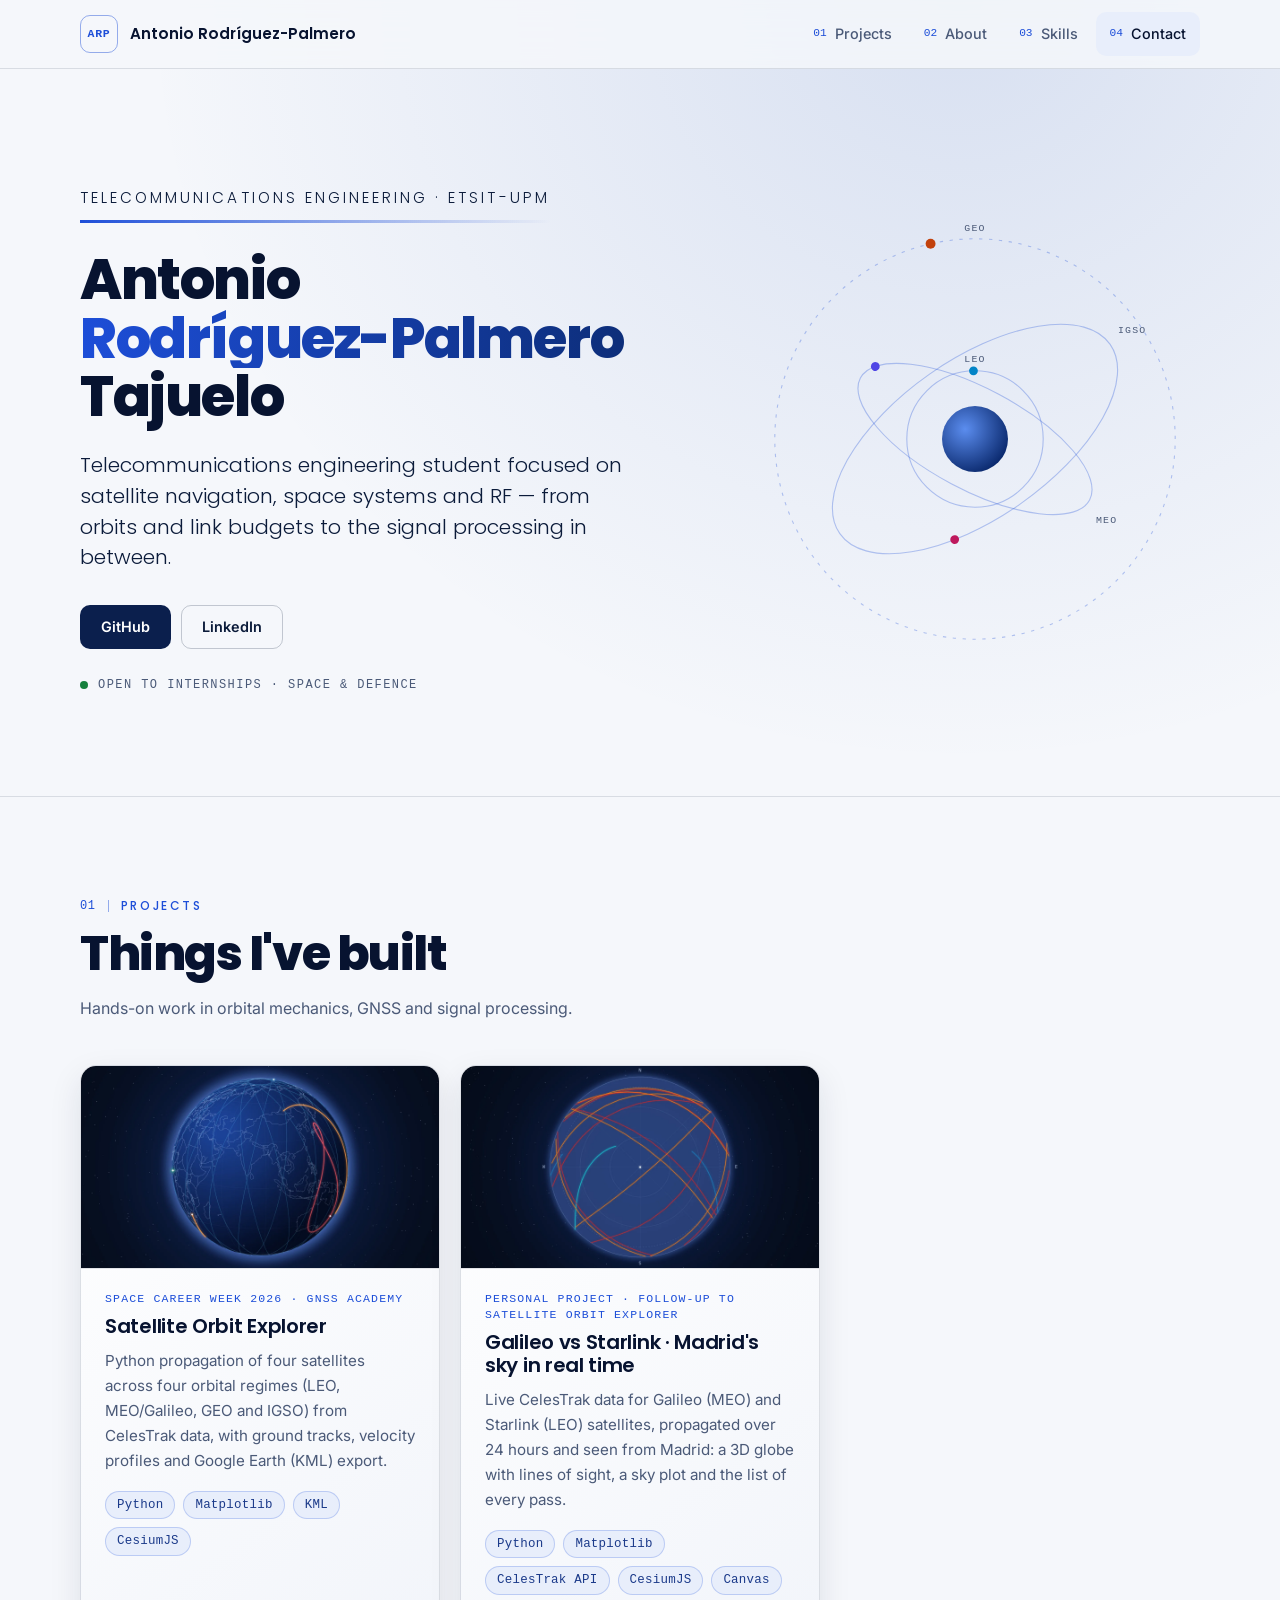
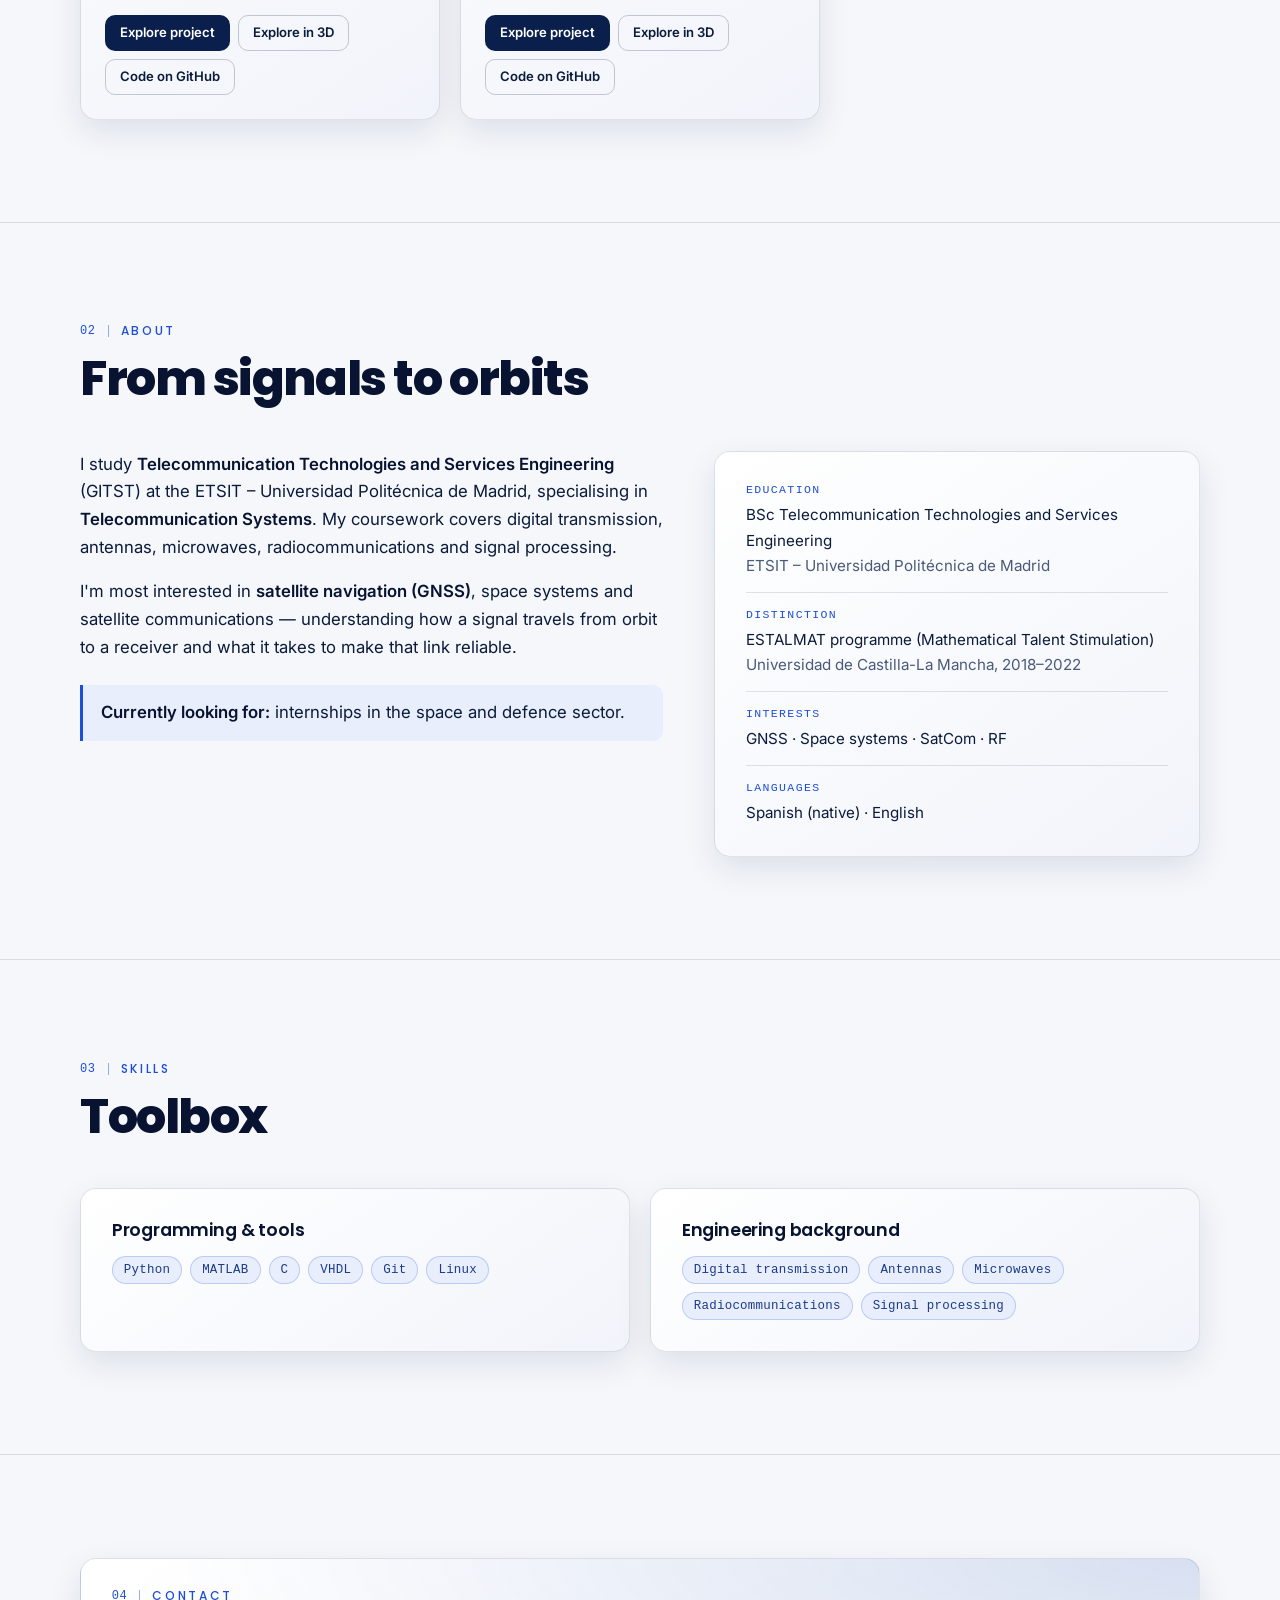
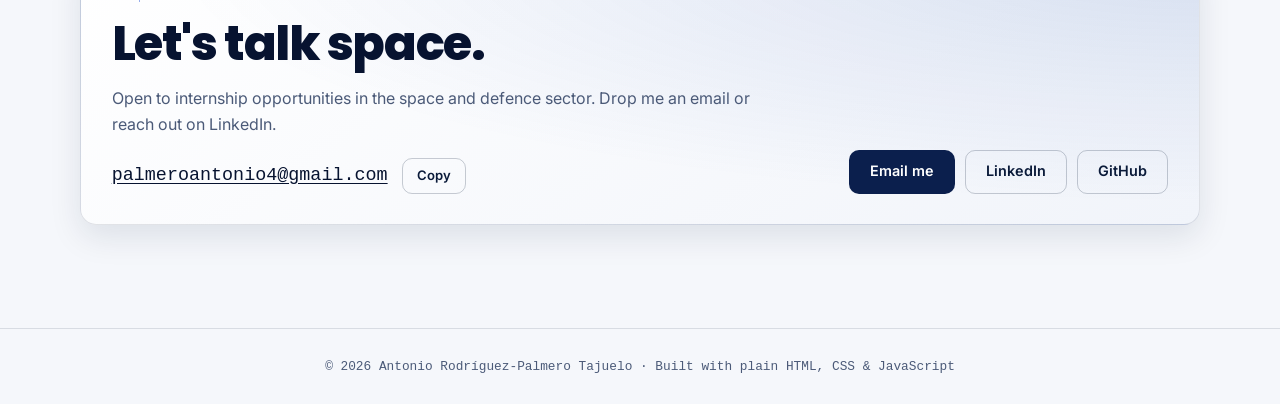
<file: index.html>
<!DOCTYPE html>
<html lang="en">
<head>
  <meta charset="UTF-8">
  <meta name="viewport" content="width=device-width, initial-scale=1">

  <!-- Basic SEO -->
  <title>Antonio Rodríguez-Palmero | Telecommunications Engineering Student</title>
  <meta name="description" content="Telecommunications Engineering student at ETSIT-UPM focused on GNSS, space systems, satellite communications and RF. Seeking internships in the space and defence sector.">
  <meta name="author" content="Antonio Rodríguez-Palmero Tajuelo">

  <!-- Light/dark: tells the browser that the page supports both schemes -->
  <meta name="color-scheme" content="light dark">

  <!-- Open Graph (LinkedIn, WhatsApp, etc.). These URLs MUST be absolute. -->
  <meta property="og:type" content="website">
  <meta property="og:url" content="https://antonio-palmero.github.io/">
  <meta property="og:title" content="Antonio Rodríguez-Palmero | Telecommunications Engineering Student">
  <meta property="og:description" content="GNSS, space systems, satellite communications and RF. Projects, background and contact.">
  <meta property="og:image" content="https://antonio-palmero.github.io/img/og-image.png">
  <meta property="og:image:alt" content="Antonio Rodríguez-Palmero – engineering portfolio">
  <meta property="og:locale" content="en_GB">
  <meta name="twitter:card" content="summary_large_image">

  <link rel="canonical" href="https://antonio-palmero.github.io/">

  <!-- Fonts: Poppins (headings) + Inter (body text) -->
  <link rel="preconnect" href="https://fonts.googleapis.com">
  <link rel="preconnect" href="https://fonts.gstatic.com" crossorigin>
  <link rel="stylesheet" href="https://fonts.googleapis.com/css2?family=Inter:wght@400;500;600&family=Poppins:wght@300;500;600;800&display=swap">

  <link rel="stylesheet" href="css/style.css">

  <!-- Marks that JS is available as early as possible (before the page is painted),
       so the CSS can hide the mobile menu without a visible "flash". -->
  <script>document.documentElement.classList.add("js");</script>

  <!-- defer: scripts run after the HTML is parsed, without blocking rendering,
       and in this order (data first, then the logic that uses it). -->
  <script src="js/projects.js" defer></script>
  <script src="js/main.js" defer></script>
</head>

<body>
  <!-- Keyboard users can jump straight past the menu -->
  <a class="skip-link" href="#main">Skip to content</a>

  <header class="site-header">
    <nav class="nav container" aria-label="Main">
      <a class="nav__brand" href="#top">
        <span class="nav__logo" aria-hidden="true">ARP</span>
        <span>Antonio Rodríguez-Palmero</span>
      </a>

      <!-- Mobile menu button (behaviour added in phase 3) -->
      <button class="nav__toggle" type="button" aria-expanded="false" aria-controls="nav-menu">
        <span class="visually-hidden">Menu</span>
        <span class="nav__toggle-bar" aria-hidden="true"></span>
      </button>

      <ul class="nav__menu" id="nav-menu">
        <li><a href="#projects"><span class="nav__num" aria-hidden="true">01</span>Projects</a></li>
        <li><a href="#about"><span class="nav__num" aria-hidden="true">02</span>About</a></li>
        <li><a href="#skills"><span class="nav__num" aria-hidden="true">03</span>Skills</a></li>
        <li><a href="#contact"><span class="nav__num" aria-hidden="true">04</span>Contact</a></li>
      </ul>
    </nav>
  </header>

  <main id="main">
    <!-- ================= HERO ================= -->
    <section class="hero" id="top" aria-labelledby="hero-title">
      <div class="hero__inner container">
        <div class="hero__content">
          <p class="hero__overline">Telecommunications Engineering · ETSIT-UPM</p>
          <h1 class="hero__title" id="hero-title">
            <span class="hero__line">Antonio</span>
            <span class="hero__line hero__line--accent">Rodríguez-Palmero</span>
            <span class="hero__line">Tajuelo</span>
          </h1>
          <p class="hero__lead">
            Telecommunications engineering student focused on satellite navigation,
            space systems and RF — from orbits and link budgets to the signal processing in between.
          </p>
          <div class="btn-group">
            <a class="btn btn--primary" href="https://github.com/antonio-palmero" target="_blank" rel="noopener">GitHub</a>
            <a class="btn" href="https://www.linkedin.com/in/antonio-rodr%C3%ADguez-palmero-tajuelo-6416802aa/" target="_blank" rel="noopener">LinkedIn</a>
          </div>
          <p class="hero__status">
            <span class="status-dot" aria-hidden="true"></span>
            Open to internships · Space &amp; defence
          </p>
        </div>

        <!-- Decorative orbits (LEO, MEO, IGSO, GEO — like the Orbit Explorer project).
             aria-hidden: screen readers skip it because it carries no information. -->
        <svg class="hero__orbits" viewBox="0 0 400 400" aria-hidden="true" focusable="false">
          <defs>
            <radialGradient id="earth-gradient" cx="35%" cy="35%" r="70%">
              <stop offset="0%" class="earth-stop-1"/>
              <stop offset="100%" class="earth-stop-2"/>
            </radialGradient>
          </defs>

          <circle cx="200" cy="200" r="30" fill="url(#earth-gradient)"/>

          <!-- Each orbit: an ellipse path + a satellite that follows it (animateMotion).
               Path = two half-ellipse arcs: M rx 0  A rx ry 0 1 0 -rx 0  A rx ry 0 1 0 rx 0 -->
          <g transform="translate(200 200)">
            <path class="orbit" d="M62 0A62 62 0 1 0 -62 0A62 62 0 1 0 62 0"/>
            <circle class="sat sat--leo" r="4">
              <animateMotion dur="9s" repeatCount="indefinite" path="M62 0A62 62 0 1 0 -62 0A62 62 0 1 0 62 0"/>
            </circle>
          </g>

          <g transform="translate(200 200) rotate(28)">
            <path class="orbit" d="M118 0A118 46 0 1 0 -118 0A118 46 0 1 0 118 0"/>
            <circle class="sat sat--meo" r="4">
              <animateMotion dur="22s" begin="-8s" repeatCount="indefinite" path="M118 0A118 46 0 1 0 -118 0A118 46 0 1 0 118 0"/>
            </circle>
          </g>

          <g transform="translate(200 200) rotate(-35)">
            <path class="orbit" d="M150 0A150 72 0 1 0 -150 0A150 72 0 1 0 150 0"/>
            <circle class="sat sat--igso" r="4">
              <animateMotion dur="34s" begin="-20s" repeatCount="indefinite" path="M150 0A150 72 0 1 0 -150 0A150 72 0 1 0 150 0"/>
            </circle>
          </g>

          <g transform="translate(200 200)">
            <path class="orbit orbit--dashed" d="M182 0A182 182 0 1 0 -182 0A182 182 0 1 0 182 0"/>
            <circle class="sat sat--geo" r="4.5">
              <animateMotion dur="50s" begin="-12s" repeatCount="indefinite" path="M182 0A182 182 0 1 0 -182 0A182 182 0 1 0 182 0"/>
            </circle>
          </g>

          <text class="orbit-label" x="200" y="130" text-anchor="middle">LEO</text>
          <text class="orbit-label" x="310" y="276">MEO</text>
          <text class="orbit-label" x="330" y="104">IGSO</text>
          <text class="orbit-label" x="200" y="11" text-anchor="middle">GEO</text>
        </svg>
      </div>
    </section>

    <!-- ================= PROJECTS ================= -->
    <section class="section" id="projects" aria-labelledby="projects-title">
      <div class="container">
        <header class="section__head">
          <p class="eyebrow"><span class="eyebrow__num">01</span>Projects</p>
          <h2 class="section__title" id="projects-title">Things I've built</h2>
          <p class="section__intro">Hands-on work in orbital mechanics, GNSS and signal processing.</p>
        </header>

        <!-- Cards are generated by js/main.js from the PROJECTS array (js/projects.js) -->
        <ul class="projects" id="projects-list"></ul>

        <noscript>
          <p>Enable JavaScript to see the project cards, or browse them on
            <a href="https://github.com/antonio-palmero">GitHub</a>.</p>
        </noscript>
      </div>
    </section>

    <!-- ================= ABOUT ================= -->
    <section class="section" id="about" aria-labelledby="about-title">
      <div class="container">
        <header class="section__head">
          <p class="eyebrow"><span class="eyebrow__num">02</span>About</p>
          <h2 class="section__title" id="about-title">From signals to orbits</h2>
        </header>

        <div class="about">
          <div class="about__text">
            <p>
              I study <strong>Telecommunication Technologies and Services Engineering</strong> (GITST)
              at the ETSIT – Universidad Politécnica de Madrid, specialising in
              <strong>Telecommunication Systems</strong>. My coursework covers digital transmission,
              antennas, microwaves, radiocommunications and signal processing.
            </p>
            <p>
              I'm most interested in <strong>satellite navigation (GNSS)</strong>, space systems and
              satellite communications — understanding how a signal travels from orbit to a receiver
              and what it takes to make that link reliable.
            </p>
            <p class="callout">
              <strong>Currently looking for:</strong> internships in the space and defence sector.
            </p>
          </div>

          <dl class="card facts">
            <div class="facts__row">
              <dt>Education</dt>
              <dd>BSc Telecommunication Technologies and Services Engineering<br>
                <span class="muted">ETSIT – Universidad Politécnica de Madrid</span></dd>
            </div>
            <div class="facts__row">
              <dt>Distinction</dt>
              <dd>ESTALMAT programme (Mathematical Talent Stimulation)<br>
                <span class="muted">Universidad de Castilla-La Mancha, 2018–2022</span></dd>
            </div>
            <div class="facts__row">
              <dt>Interests</dt>
              <dd>GNSS · Space systems · SatCom · RF</dd>
            </div>
            <div class="facts__row">
              <dt>Languages</dt>
              <dd>Spanish (native) · English</dd>
            </div>
          </dl>
        </div>
      </div>
    </section>

    <!-- ================= SKILLS ================= -->
    <section class="section" id="skills" aria-labelledby="skills-title">
      <div class="container">
        <header class="section__head">
          <p class="eyebrow"><span class="eyebrow__num">03</span>Skills</p>
          <h2 class="section__title" id="skills-title">Toolbox</h2>
        </header>

        <div class="skills">
          <div class="card">
            <h3 class="card__title">Programming &amp; tools</h3>
            <ul class="tags">
              <li>Python</li>
              <li>MATLAB</li>
              <li>C</li>
              <li>VHDL</li>
              <li>Git</li>
              <li>Linux</li>
            </ul>
          </div>
          <div class="card">
            <h3 class="card__title">Engineering background</h3>
            <ul class="tags">
              <li>Digital transmission</li>
              <li>Antennas</li>
              <li>Microwaves</li>
              <li>Radiocommunications</li>
              <li>Signal processing</li>
            </ul>
          </div>
        </div>
      </div>
    </section>

    <!-- ================= CONTACT ================= -->
    <section class="section" id="contact" aria-labelledby="contact-title">
      <div class="container">
        <div class="card contact">
          <div>
            <p class="eyebrow"><span class="eyebrow__num">04</span>Contact</p>
            <h2 class="section__title" id="contact-title">Let's talk space.</h2>
            <p class="section__intro">
              Open to internship opportunities in the space and defence sector.
              Drop me an email or reach out on LinkedIn.
            </p>
            <div class="email">
              <a class="email__address" href="mailto:palmeroantonio4@gmail.com">palmeroantonio4@gmail.com</a>
              <!-- Shown only when JS is available (it needs JS to work) -->
              <button class="btn btn--small email__copy" type="button" data-copy="palmeroantonio4@gmail.com" hidden>
                Copy <span class="visually-hidden">email address</span>
              </button>
              <!-- aria-live: screen readers announce "Copied" when the text changes -->
              <span class="email__feedback" aria-live="polite"></span>
            </div>
          </div>
          <div class="btn-group">
            <a class="btn btn--primary" href="mailto:palmeroantonio4@gmail.com">Email me</a>
            <a class="btn" href="https://www.linkedin.com/in/antonio-rodr%C3%ADguez-palmero-tajuelo-6416802aa/" target="_blank" rel="noopener">LinkedIn</a>
            <a class="btn" href="https://github.com/antonio-palmero" target="_blank" rel="noopener">GitHub</a>
          </div>
        </div>
      </div>
    </section>
  </main>

  <footer class="site-footer">
    <div class="container">
      <p>© <span id="year">2026</span> Antonio Rodríguez-Palmero Tajuelo · Built with plain HTML, CSS &amp; JavaScript</p>
    </div>
  </footer>
</body>
</html>
</file>
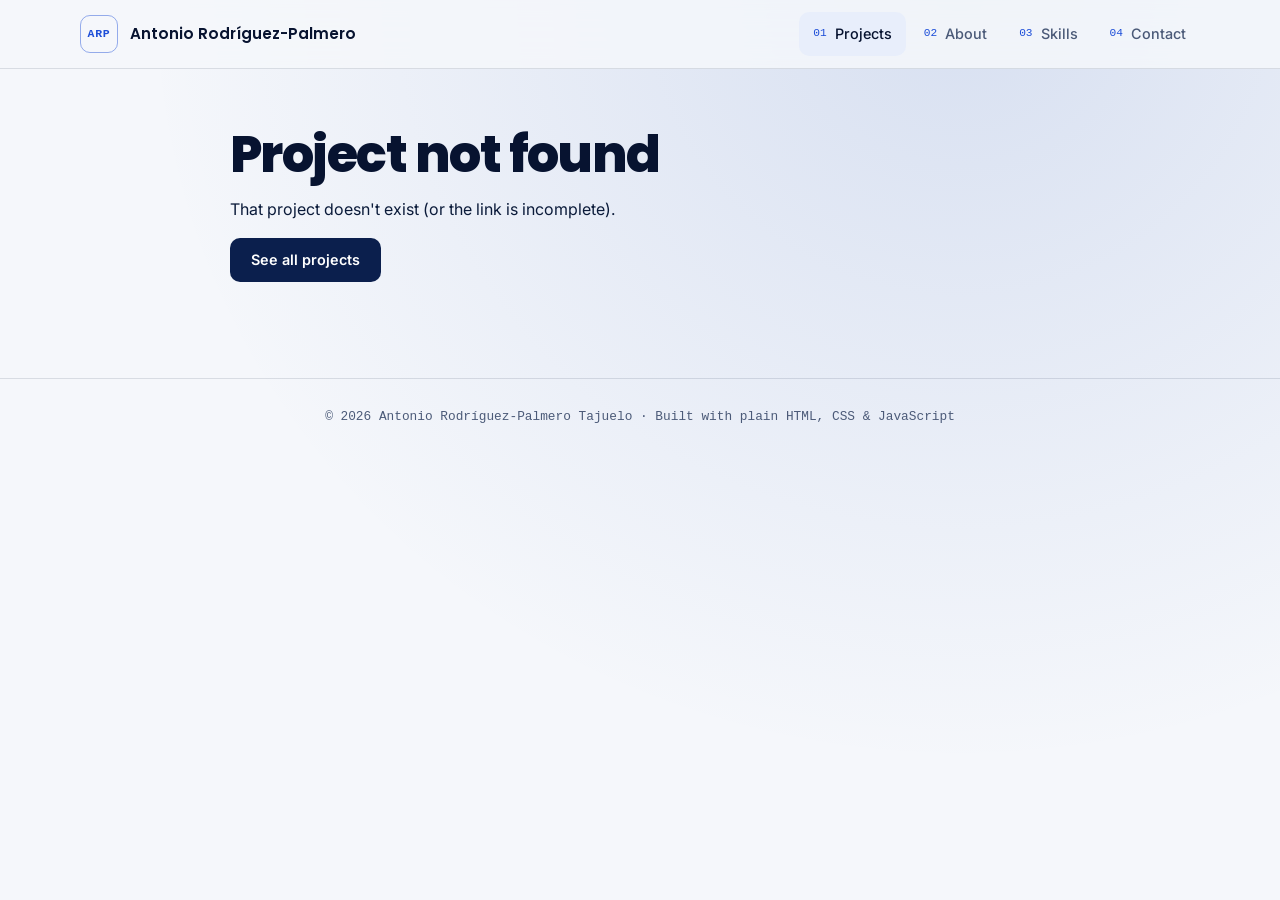
<file: project.html>
<!DOCTYPE html>
<html lang="en">
<head>
  <meta charset="UTF-8">
  <meta name="viewport" content="width=device-width, initial-scale=1">

  <!-- Generic values; main.js replaces title and description with the project's own -->
  <title>Project | Antonio Rodríguez-Palmero</title>
  <meta name="description" content="Engineering project by Antonio Rodríguez-Palmero, Telecommunications Engineering student at ETSIT-UPM.">
  <meta name="author" content="Antonio Rodríguez-Palmero Tajuelo">
  <meta name="color-scheme" content="light dark">

  <!-- Open Graph: social networks don't run JavaScript, so these stay generic -->
  <meta property="og:type" content="article">
  <meta property="og:title" content="Projects | Antonio Rodríguez-Palmero">
  <meta property="og:description" content="GNSS, space systems, satellite communications and RF projects.">
  <meta property="og:image" content="https://antonio-palmero.github.io/img/og-image.png">
  <meta name="twitter:card" content="summary_large_image">

  <link rel="preconnect" href="https://fonts.googleapis.com">
  <link rel="preconnect" href="https://fonts.gstatic.com" crossorigin>
  <link rel="stylesheet" href="https://fonts.googleapis.com/css2?family=Inter:wght@400;500;600&family=Poppins:wght@300;500;600;800&display=swap">

  <link rel="stylesheet" href="css/style.css">
  <script>document.documentElement.classList.add("js");</script>
  <script src="js/projects.js" defer></script>
  <script src="js/main.js" defer></script>
</head>

<body>
  <a class="skip-link" href="#main">Skip to content</a>

  <!-- Same header as index.html: links point back to the sections of the home page -->
  <header class="site-header">
    <nav class="nav container" aria-label="Main">
      <a class="nav__brand" href="index.html">
        <span class="nav__logo" aria-hidden="true">ARP</span>
        <span>Antonio Rodríguez-Palmero</span>
      </a>

      <button class="nav__toggle" type="button" aria-expanded="false" aria-controls="nav-menu">
        <span class="visually-hidden">Menu</span>
        <span class="nav__toggle-bar" aria-hidden="true"></span>
      </button>

      <ul class="nav__menu" id="nav-menu">
        <!-- aria-current="page": we are inside the Projects area -->
        <li><a href="index.html#projects" aria-current="true"><span class="nav__num" aria-hidden="true">01</span>Projects</a></li>
        <li><a href="index.html#about"><span class="nav__num" aria-hidden="true">02</span>About</a></li>
        <li><a href="index.html#skills"><span class="nav__num" aria-hidden="true">03</span>Skills</a></li>
        <li><a href="index.html#contact"><span class="nav__num" aria-hidden="true">04</span>Contact</a></li>
      </ul>
    </nav>
  </header>

  <main id="main">
    <!-- Filled in by main.js from the project whose id is in the URL (?id=...) -->
    <article class="detail" id="project-page">
      <div class="container detail__container">
        <p class="detail__loading">Loading project…</p>
      </div>
    </article>

    <noscript>
      <div class="container detail__container">
        <p>This page needs JavaScript to show the project. You can also browse the code on
          <a href="https://github.com/antonio-palmero">GitHub</a>.</p>
      </div>
    </noscript>
  </main>

  <footer class="site-footer">
    <div class="container">
      <p>© <span id="year">2026</span> Antonio Rodríguez-Palmero Tajuelo · Built with plain HTML, CSS &amp; JavaScript</p>
    </div>
  </footer>
</body>
</html>
</file>
<file: css/style.css>
/* =========================================================
   Portfolio – Antonio Rodríguez-Palmero
   Index:
     1. Design tokens (colours, fonts, sizes) + dark mode
     2. Base / reset
     3. Utilities (container, visually-hidden, skip link)
     4. Buttons, tags, cards
     5. Header & navigation
     6. Hero + orbit animation
     7. Sections (head, projects, about, skills, contact)
     8. Footer
     9. Responsive
    10. Reduced motion
   ========================================================= */


/* ---------- 1. DESIGN TOKENS ----------
   All colours live here as CSS variables. The rest of the file only uses
   var(--name), so switching to dark mode = redefining these variables. */
:root {
  /* Fonts */
  --font-body: "Inter", system-ui, -apple-system, "Segoe UI", Roboto, Arial, sans-serif;
  --font-display: "Poppins", var(--font-body);
  --font-mono: ui-monospace, "SFMono-Regular", "Cascadia Mono", Consolas, "Liberation Mono", monospace;

  /* Sizes */
  --max-width: 1120px;
  --gutter: clamp(16px, 4vw, 48px);   /* side padding: 16px on mobile, up to 48px */
  --header-h: 68px;
  --radius: 16px;
  --radius-sm: 10px;

  /* ---- Light theme (default) ---- */
  --bg: #f5f7fb;
  --bg-glow: rgba(37, 84, 180, 0.14);
  --surface: #ffffff;
  --surface-grad: linear-gradient(145deg, #ffffff, #f1f4fa);
  --line: rgba(11, 27, 58, 0.12);
  --line-strong: rgba(29, 78, 216, 0.45);

  --text: #0b1b3a;
  --heading: #071330;
  --muted: #4b5a78;
  --accent: #1d4ed8;
  --accent-grad: linear-gradient(90deg, #1d4ed8, #0b2a6f);

  --tag-bg: #e8eefb;
  --tag-border: rgba(29, 78, 216, 0.22);
  --tag-text: #1b3a8a;

  --btn-border: rgba(11, 27, 58, 0.22);
  --btn-hover-bg: #e8eefb;
  --btn-primary-bg: #0b1f4d;
  --btn-primary-text: #ffffff;
  --btn-primary-hover: #17378a;

  --header-bg: rgba(245, 247, 251, 0.85);
  --shadow: 0 12px 32px rgba(11, 27, 58, 0.10);
  --shadow-hover: 0 18px 40px rgba(29, 78, 216, 0.16);
  --stars-opacity: 0;

  /* Orbit illustration */
  --orbit: rgba(29, 78, 216, 0.30);
  --earth-1: #5b8def;
  --earth-2: #0b2a6f;
  --leo: #0284c7;
  --meo: #4f46e5;
  --igso: #be185d;
  --geo: #c2410c;
  --ok: #15803d;
}

/* ---- Dark theme: only the variables change ---- */
@media (prefers-color-scheme: dark) {
  :root {
    --bg: #050b18;
    --bg-glow: rgba(43, 98, 214, 0.38);
    --surface: #0c1630;
    --surface-grad: linear-gradient(145deg, rgba(22, 40, 86, 0.85), rgba(7, 13, 30, 0.95));
    --line: rgba(255, 255, 255, 0.10);
    --line-strong: rgba(141, 184, 255, 0.50);

    --text: #e6ecf8;
    --heading: #ffffff;
    --muted: #9fb0cc;
    --accent: #8db8ff;
    --accent-grad: linear-gradient(90deg, #cfe0ff, #6f9cff);

    --tag-bg: rgba(35, 62, 130, 0.55);
    --tag-border: rgba(141, 184, 255, 0.35);
    --tag-text: #dbe7ff;

    --btn-border: rgba(141, 184, 255, 0.40);
    --btn-hover-bg: rgba(43, 98, 214, 0.35);
    --btn-primary-bg: #d6e4ff;
    --btn-primary-text: #06122b;
    --btn-primary-hover: #ffffff;

    --header-bg: rgba(4, 9, 22, 0.85);
    --shadow: inset 0 1px 0 rgba(255, 255, 255, 0.04);
    --shadow-hover: 0 12px 36px rgba(66, 125, 255, 0.22);
    --stars-opacity: 0.75;

    --orbit: rgba(160, 195, 255, 0.28);
    --earth-1: #6f9cff;
    --earth-2: #0d1f4f;
    --leo: #64dfff;
    --meo: #b9c8ff;
    --igso: #f38ec9;
    --geo: #ffb870;
    --ok: #4ade80;
  }
}


/* ---------- 2. BASE ---------- */
*,
*::before,
*::after {
  box-sizing: border-box;
}

html {
  scroll-behavior: smooth;
  /* Anchors (#projects…) stop below the sticky header instead of under it */
  scroll-padding-top: calc(var(--header-h) + 16px);
  -webkit-text-size-adjust: 100%;
}

body {
  margin: 0;
  font-family: var(--font-body);
  font-size: 1rem;
  line-height: 1.65;
  color: var(--text);
  /* Blue glow at the top right + plain background colour */
  background:
    radial-gradient(ellipse at 75% 0%, var(--bg-glow), transparent 60%) 0 0 / 100% 900px no-repeat,
    var(--bg);
  overflow-x: hidden; /* safety net against horizontal scroll on mobile */
}

/* Very faint star field (dark mode only, through --stars-opacity).
   Pure CSS: several layers of tiny dots repeated at different sizes. */
body::before {
  content: "";
  position: fixed;
  inset: 0;
  z-index: -1;
  pointer-events: none;
  opacity: var(--stars-opacity);
  background-image:
    radial-gradient(1px 1px at 20px 30px, #fff, transparent),
    radial-gradient(1px 1px at 140px 80px, rgba(255, 255, 255, 0.8), transparent),
    radial-gradient(1.5px 1.5px at 90px 170px, rgba(200, 220, 255, 0.9), transparent),
    radial-gradient(1px 1px at 230px 120px, rgba(255, 255, 255, 0.6), transparent),
    radial-gradient(1px 1px at 300px 260px, rgba(255, 255, 255, 0.7), transparent);
  background-size: 320px 320px;
}

img,
svg {
  display: block;
  max-width: 100%;
  height: auto;
}

h1, h2, h3 {
  font-family: var(--font-display);
  color: var(--heading);
  line-height: 1.15;
  margin: 0;
}

p {
  margin: 0 0 1em;
}

a {
  color: var(--accent);
  text-underline-offset: 3px;
}

strong {
  color: var(--heading);
  font-weight: 600;
}

::selection {
  background: var(--accent);
  color: var(--bg);
}

/* Visible focus for keyboard users only (not on mouse click) */
:focus-visible {
  outline: 2px solid var(--accent);
  outline-offset: 3px;
  border-radius: 4px;
}


/* ---------- 3. UTILITIES ---------- */
.container {
  width: 100%;
  max-width: calc(var(--max-width) + 2 * var(--gutter));
  margin-inline: auto;
  padding-inline: var(--gutter);
}

/* Hidden on screen but read by screen readers */
.visually-hidden {
  position: absolute !important;
  width: 1px;
  height: 1px;
  padding: 0;
  margin: -1px;
  overflow: hidden;
  clip: rect(0 0 0 0);
  white-space: nowrap;
  border: 0;
}

.skip-link {
  position: absolute;
  left: 16px;
  top: -100px;
  z-index: 100;
  padding: 10px 16px;
  border-radius: var(--radius-sm);
  background: var(--btn-primary-bg);
  color: var(--btn-primary-text);
  font-weight: 600;
  text-decoration: none;
}

.skip-link:focus {
  top: 12px;
}

.muted {
  color: var(--muted);
}


/* ---------- 4. BUTTONS, TAGS, CARDS ---------- */
.btn-group {
  display: flex;
  flex-wrap: wrap;
  gap: 10px;
}

.btn {
  display: inline-flex;
  align-items: center;
  justify-content: center;
  gap: 8px;
  min-height: 44px;              /* minimum comfortable touch target */
  padding: 10px 20px;
  border: 1px solid var(--btn-border);
  border-radius: var(--radius-sm);
  background: transparent;
  color: var(--text);
  font: 600 0.9rem/1 var(--font-body);
  text-decoration: none;
  white-space: nowrap;
  cursor: pointer;
  transition: background-color 0.2s, border-color 0.2s, transform 0.2s, box-shadow 0.2s;
}

.btn:hover {
  background: var(--btn-hover-bg);
  border-color: var(--line-strong);
  transform: translateY(-1px);
}

.btn--primary {
  background: var(--btn-primary-bg);
  border-color: transparent;
  color: var(--btn-primary-text);
}

.btn--primary:hover {
  background: var(--btn-primary-hover);
  box-shadow: var(--shadow-hover);
}

.btn--small {
  min-height: 36px;
  padding: 8px 14px;
  font-size: 0.82rem;
}

/* Tags / chips (technologies, skills) */
.tags {
  display: flex;
  flex-wrap: wrap;
  gap: 8px;
  margin: 0;
  padding: 0;
  list-style: none;
}

.tags li {
  padding: 5px 11px;
  border: 1px solid var(--tag-border);
  border-radius: 999px;
  background: var(--tag-bg);
  color: var(--tag-text);
  font: 500 0.78rem/1.3 var(--font-mono);
  letter-spacing: 0.02em;
}

/* Generic panel, inspired by the "mission" cards */
.card {
  padding: clamp(20px, 2.4vw, 32px);
  border: 1px solid var(--line);
  border-radius: var(--radius);
  background: var(--surface-grad);
  box-shadow: var(--shadow);
}

.card__title {
  margin-bottom: 16px;
  font-size: 1.1rem;
  font-weight: 600;
  letter-spacing: -0.01em;
}

.badge {
  display: inline-block;
  padding: 5px 12px;
  border: 1px solid var(--line-strong);
  border-radius: 999px;
  background: var(--surface);
  color: var(--accent);
  font: 600 0.7rem/1.2 var(--font-mono);
  letter-spacing: 0.14em;
  text-transform: uppercase;
}


/* ---------- 5. HEADER & NAVIGATION ---------- */
.site-header {
  position: sticky;
  top: 0;
  z-index: 50;
  background: var(--header-bg);
  backdrop-filter: blur(16px);
  -webkit-backdrop-filter: blur(16px);
  border-bottom: 1px solid var(--line);
}

.nav {
  display: flex;
  align-items: center;
  justify-content: space-between;
  gap: 16px;
  min-height: var(--header-h);
}

.nav__brand {
  display: inline-flex;
  align-items: center;
  gap: 12px;
  color: var(--heading);
  font: 600 0.95rem/1 var(--font-display);
  text-decoration: none;
}

.nav__logo {
  display: grid;
  place-items: center;
  width: 38px;
  height: 38px;
  border: 1px solid var(--line-strong);
  border-radius: var(--radius-sm);
  color: var(--accent);
  font: 600 0.72rem/1 var(--font-mono);
  letter-spacing: 0.06em;
}

.nav__menu {
  display: flex;
  gap: 4px;
  margin: 0;
  padding: 0;
  list-style: none;
}

.nav__menu a {
  display: flex;
  align-items: center;
  gap: 8px;
  padding: 10px 14px;
  border-radius: var(--radius-sm);
  color: var(--muted);
  font-weight: 500;
  font-size: 0.9rem;
  text-decoration: none;
  transition: color 0.2s, background-color 0.2s;
}

.nav__menu a:hover,
.nav__menu a[aria-current="true"] {   /* active section, set by JS in phase 3 */
  color: var(--heading);
  background: var(--btn-hover-bg);
}

.nav__num {
  color: var(--accent);
  font: 500 0.7rem/1 var(--font-mono);
}

/* Hamburger button: hidden on desktop */
.nav__toggle {
  display: none;
  width: 44px;
  height: 44px;
  padding: 0;
  border: 1px solid var(--btn-border);
  border-radius: var(--radius-sm);
  background: transparent;
  cursor: pointer;
}

/* Three lines drawn with one span + ::before + ::after */
.nav__toggle-bar,
.nav__toggle-bar::before,
.nav__toggle-bar::after {
  display: block;
  width: 18px;
  height: 2px;
  margin-inline: auto;
  border-radius: 2px;
  background: var(--heading);
  transition: transform 0.2s, opacity 0.2s;
}

.nav__toggle-bar {
  position: relative;
}

.nav__toggle-bar::before,
.nav__toggle-bar::after {
  content: "";
  position: absolute;
  left: 0;
}

.nav__toggle-bar::before { top: -6px; }
.nav__toggle-bar::after  { top: 6px; }

/* Open state → turns into an X */
.nav__toggle[aria-expanded="true"] .nav__toggle-bar { background: transparent; }
.nav__toggle[aria-expanded="true"] .nav__toggle-bar::before { transform: translateY(6px) rotate(45deg); }
.nav__toggle[aria-expanded="true"] .nav__toggle-bar::after  { transform: translateY(-6px) rotate(-45deg); }


/* ---------- 6. HERO ---------- */
.hero {
  padding-block: clamp(48px, 9vw, 120px) clamp(56px, 8vw, 104px);
  border-bottom: 1px solid var(--line);
}

.hero__inner {
  display: grid;
  grid-template-columns: minmax(0, 1.35fr) minmax(0, 1fr);
  align-items: center;
  gap: clamp(32px, 5vw, 72px);
}

/* Small title with a gradient underline */
.hero__overline {
  display: inline-block;
  margin-bottom: 28px;
  padding-bottom: 12px;
  font: 300 clamp(0.75rem, 1.2vw, 0.95rem)/1.4 var(--font-display);
  letter-spacing: 0.2em;
  text-transform: uppercase;
  color: var(--text);
  border-bottom: 3px solid transparent;
  border-image: linear-gradient(90deg, var(--accent), transparent) 1;
}

.hero__title {
  margin-bottom: 24px;
  font-weight: 800;
  /* Fluid size: 2rem on mobile → 3.5rem on desktop
     (capped so "Rodríguez-Palmero" fits on one line next to the orbits) */
  font-size: clamp(2rem, 6vw, 3.5rem);
  line-height: 1.04;
  letter-spacing: -0.025em;
}

.hero__line {
  display: block;
}

/* Gradient-filled text */
.hero__line--accent {
  background: var(--accent-grad);
  -webkit-background-clip: text;
  background-clip: text;
  color: transparent;
}

.hero__lead {
  max-width: 34rem;
  margin-bottom: 32px;
  font: 300 clamp(1.05rem, 1.6vw, 1.3rem)/1.5 var(--font-display);
  color: var(--text);
}

.hero__status {
  display: flex;
  align-items: center;
  gap: 10px;
  margin: 28px 0 0;
  color: var(--muted);
  font: 500 0.75rem/1.4 var(--font-mono);
  letter-spacing: 0.12em;
  text-transform: uppercase;
}

.status-dot {
  width: 8px;
  height: 8px;
  border-radius: 50%;
  background: var(--ok);
  box-shadow: 0 0 0 0 var(--ok);
  animation: pulse 2.4s ease-out infinite;
}

@keyframes pulse {
  0%   { box-shadow: 0 0 0 0 color-mix(in srgb, var(--ok) 60%, transparent); }
  100% { box-shadow: 0 0 0 10px transparent; }
}

/* Orbit illustration (SVG). Colours come from the tokens. */
.hero__orbits {
  width: 100%;
  max-width: 440px;
  justify-self: center;
  overflow: visible;
}

.orbit {
  fill: none;
  stroke: var(--orbit);
  stroke-width: 1;
}

.orbit--dashed {
  stroke-dasharray: 3 6;
}

.earth-stop-1 { stop-color: var(--earth-1); }
.earth-stop-2 { stop-color: var(--earth-2); }

.sat--leo  { fill: var(--leo); }
.sat--meo  { fill: var(--meo); }
.sat--igso { fill: var(--igso); }
.sat--geo  { fill: var(--geo); }

.orbit-label {
  fill: var(--muted);
  font: 500 9px var(--font-mono);
  letter-spacing: 0.12em;
}


/* ---------- 7. SECTIONS ---------- */
.section {
  padding-block: clamp(56px, 8vw, 104px);
  border-bottom: 1px solid var(--line);
}

.section__head {
  max-width: 46rem;
  margin-bottom: clamp(28px, 4vw, 44px);
}

/* "01 · PROJECTS" label above every heading */
.eyebrow {
  display: flex;
  align-items: center;
  gap: 12px;
  margin-bottom: 14px;
  color: var(--accent);
  font: 500 0.75rem/1 var(--font-display);
  letter-spacing: 0.22em;
  text-transform: uppercase;
}

.eyebrow__num {
  font-family: var(--font-mono);
  letter-spacing: 0.05em;
  padding-right: 12px;
  border-right: 1px solid var(--line-strong);
}

.section__title {
  margin-bottom: 14px;
  font-weight: 800;
  font-size: clamp(1.9rem, 3.8vw, 3rem);
  letter-spacing: -0.03em;
}

.section__intro {
  max-width: 40rem;
  margin: 0;
  color: var(--muted);
  font-size: clamp(1rem, 1.2vw, 1.08rem);
}

/* ----- Projects ----- */
.projects {
  display: grid;
  /* As many 320px+ columns as fit; one column on mobile.
     min(100%, 320px) prevents overflow on screens narrower than 320px. */
  grid-template-columns: repeat(auto-fill, minmax(min(100%, 320px), 1fr));
  gap: 20px;
  margin: 0;
  padding: 0;
  list-style: none;
}

.project-card__inner {
  display: flex;
  flex-direction: column;
  height: 100%;
  overflow: hidden;
  border: 1px solid var(--line);
  border-radius: var(--radius);
  background: var(--surface-grad);
  box-shadow: var(--shadow);
  transition: transform 0.25s, border-color 0.25s, box-shadow 0.25s;
}

/* Hover only on devices with a real mouse (avoids "sticky" hover on mobile) */
@media (hover: hover) {
  .project-card:not(.project-card--soon) .project-card__inner:hover {
    transform: translateY(-4px);
    border-color: var(--line-strong);
    box-shadow: var(--shadow-hover);
  }
}

.project-card__media {
  aspect-ratio: 16 / 9;
  background: var(--surface); /* visible only while the image loads */
  border-bottom: 1px solid var(--line);
}

.project-card__media img {
  width: 100%;
  height: 100%;
  object-fit: cover;
}

/* "Coming soon" card: concentric rings + crosshair, like a GNSS sky plot */
.project-card__media--placeholder {
  display: grid;
  place-items: center;
  background:
    linear-gradient(var(--line), var(--line)) center / 1px 100% no-repeat,
    linear-gradient(var(--line), var(--line)) center / 100% 1px no-repeat,
    repeating-radial-gradient(circle at center, transparent 0 26px, var(--line) 26px 27px),
    var(--surface);
}

.project-card__body {
  display: flex;
  flex-direction: column;
  flex: 1;
  padding: 22px 24px 24px;
}

.project-card__meta {
  margin-bottom: 8px;
  color: var(--accent);
  font: 500 0.72rem/1.4 var(--font-mono);
  letter-spacing: 0.1em;
  text-transform: uppercase;
}

.project-card__title {
  margin-bottom: 10px;
  font-size: 1.25rem;
  font-weight: 600;
  letter-spacing: -0.015em;
}

.project-card__desc {
  color: var(--muted);
  font-size: 0.95rem;
  margin-bottom: 18px;
}

.project-card__links {
  display: flex;
  flex-wrap: wrap;
  gap: 8px;
  margin-top: auto;           /* pushes the buttons to the bottom of the card */
  padding-top: 20px;
}

.project-card--soon .project-card__inner {
  border-style: dashed;
  background: transparent;
  box-shadow: none;
}

/* Whole card clickable ("stretched button" pattern):
   the ::after of the "Explore" button covers the entire card, so clicking
   anywhere opens the window, while the GitHub link sits above it (z-index). */
.project-card--clickable .project-card__inner {
  position: relative;
  cursor: pointer;
}

.project-card__open::after {
  content: "";
  position: absolute;
  inset: 0;
  border-radius: var(--radius);
}

/* No lift on this button: a transform would make it the containing block
   of its ::after and the clickable area would shrink while hovering */
.project-card__open:hover {
  transform: none;
}

.project-card__extra {
  position: relative;
  z-index: 1;
}


/* ----- Project page (project.html) ----- */
.detail {
  padding-block: clamp(28px, 5vw, 56px) clamp(56px, 8vw, 96px);
}

/* Narrow column for comfortable reading (~70 characters per line) */
.detail__container {
  max-width: calc(820px + 2 * var(--gutter));
}

/* Wider column for the cover image */
.detail__wide {
  max-width: calc(1040px + 2 * var(--gutter));
}

.detail__loading {
  color: var(--muted);
}

.detail__back {
  display: inline-flex;
  align-items: center;
  gap: 8px;
  margin-bottom: 28px;
  color: var(--muted);
  font: 500 0.85rem/1 var(--font-mono);
  text-decoration: none;
}

.detail__back:hover {
  color: var(--accent);
}

.detail__header {
  margin-bottom: 32px;
}

.detail__title {
  margin-bottom: 12px;
  font-weight: 800;
  font-size: clamp(2rem, 5vw, 3.2rem);
  letter-spacing: -0.03em;
}

.detail__tagline {
  max-width: 40rem;
  margin: 16px 0 22px;
  font: 300 clamp(1.1rem, 2vw, 1.35rem)/1.5 var(--font-display);
}

.detail__cover {
  overflow: hidden;
  margin-bottom: 40px;
  border: 1px solid var(--line);
  border-radius: var(--radius);
  box-shadow: var(--shadow-hover);
}

.detail__cover img {
  width: 100%;
}

/* Key numbers row */
.key-facts {
  display: grid;
  grid-template-columns: repeat(auto-fit, minmax(min(100%, 150px), 1fr));
  gap: 12px;
  margin: 0 0 36px;
}

.key-facts__item {
  display: flex;
  flex-direction: column;
  gap: 4px;
  padding: 16px;
  border: 1px solid var(--line);
  border-radius: var(--radius-sm);
  background: var(--surface-grad);
}

.key-facts dd {
  order: -1;          /* number shown above its label (HTML order stays dt, dd) */
  margin: 0;
  color: var(--heading);
  font: 800 1.6rem/1.1 var(--font-display);
  letter-spacing: -0.02em;
}

.key-facts dt {
  color: var(--muted);
  font-size: 0.82rem;
  line-height: 1.4;
}

.detail__section {
  margin-bottom: 40px;
}

.detail__section h2 {
  display: flex;
  align-items: baseline;
  gap: 12px;
  margin-bottom: 14px;
  font-size: 1.3rem;
  font-weight: 600;
  letter-spacing: -0.015em;
}

.detail__section-num {
  color: var(--accent);
  font: 500 0.8rem/1 var(--font-mono);
}

.detail__section ul,
.detail__section ol {
  padding-left: 1.2em;
}

.detail__section li + li {
  margin-top: 8px;
}

/* Numbered steps with circles (like the course page) */
.detail__section .steps {
  counter-reset: step;
  padding: 0;
  list-style: none;
}

.steps li {
  counter-increment: step;
  position: relative;
  padding: 0 0 18px 48px;
  border-left: 1px dashed var(--line-strong);
  margin-left: 16px;
}

.steps li:last-child {
  border-left-color: transparent;
  padding-bottom: 0;
}

.detail__section .steps li + li {
  margin-top: 0;
}

.steps li::before {
  content: counter(step, decimal-leading-zero);
  position: absolute;
  left: -17px;
  top: -2px;
  display: grid;
  place-items: center;
  width: 34px;
  height: 34px;
  border-radius: var(--radius-sm);
  background: var(--btn-primary-bg);
  color: var(--btn-primary-text);
  font: 600 0.75rem/1 var(--font-mono);
}

/* The four satellites */
.detail__section .sat-grid {
  display: grid;
  /* 300px min → 2×2 inside the window on desktop, 1 column on phones */
  grid-template-columns: repeat(auto-fit, minmax(min(100%, 300px), 1fr));
  gap: 12px;
  padding: 0;
  list-style: none;
}

.detail__section .sat-grid li + li {
  margin-top: 0;
}

.sat-card {
  padding: 18px;
  border: 1px solid var(--line);
  border-radius: var(--radius-sm);
  background: var(--surface-grad);
  font-size: 0.9rem;
}

.sat-card p {
  margin: 0;
}

.sat-card > p:last-child {
  margin-top: 12px;
  color: var(--muted);
}

.sat-card__name {
  display: flex;
  align-items: center;
  gap: 8px;
  color: var(--heading);
  font: 600 1rem/1.3 var(--font-display);
}

.sat-card__regime {
  margin-top: 4px !important;
  color: var(--accent);
  font: 500 0.72rem/1.4 var(--font-mono);
  letter-spacing: 0.08em;
  text-transform: uppercase;
}

.sat-card dl {
  display: grid;
  gap: 4px;
  margin: 12px 0 0;
}

.sat-card dl div {
  display: flex;
  justify-content: space-between;
  gap: 8px;
}

.sat-card dt {
  color: var(--muted);
}

.sat-card dd {
  margin: 0;
  font-family: var(--font-mono);
  font-size: 0.85rem;
  text-align: right;
}

/* Coloured dot that matches the Matplotlib colours of the charts */
.sat-dot {
  flex: none;
  display: inline-block;
  width: 10px;
  height: 10px;
  margin-top: 0.45em;
  border-radius: 50%;
  background: var(--dot);
  box-shadow: 0 0 0 3px color-mix(in srgb, var(--dot) 25%, transparent);
}

.sat-card__name .sat-dot {
  margin-top: 0;
}

.detail__section .legend-list {
  padding: 0;
  list-style: none;
}

.legend-list li {
  display: flex;
  gap: 12px;
}

/* Figures (charts) */
.figure {
  margin: 0 0 20px;
}

.figure__link {
  display: block;
  overflow: hidden;
  border: 1px solid var(--line);
  border-radius: var(--radius-sm);
  background: #fff;
  cursor: zoom-in;
}

.figure img {
  width: 100%;
}

.figure figcaption {
  margin-top: 8px;
  color: var(--muted);
  font-size: 0.82rem;
}

/* Speeds as a small table */
.detail__section .speed-list {
  display: grid;
  gap: 0;
  padding: 0;
  list-style: none;
  border: 1px solid var(--line);
  border-radius: var(--radius-sm);
  overflow: hidden;
}

.detail__section .speed-list li {
  display: grid;
  grid-template-columns: minmax(0, 1fr) auto;
  gap: 2px 16px;
  margin: 0;
  padding: 12px 16px;
  border-bottom: 1px solid var(--line);
}

.speed-list li:last-child {
  border-bottom: 0;
}

.speed-list strong {
  font-family: var(--font-mono);
  text-align: right;
}

.speed-list em {
  grid-column: 1 / -1;
  color: var(--muted);
  font-size: 0.85rem;
  font-style: normal;
}

.detail__footer {
  display: flex;
  flex-wrap: wrap;
  gap: 10px;
  padding-top: 24px;
  border-top: 1px solid var(--line);
}

/* ----- About ----- */
.about {
  display: grid;
  grid-template-columns: minmax(0, 1.2fr) minmax(0, 1fr);
  gap: clamp(28px, 4vw, 56px);
  align-items: start;
}

.about__text {
  font-size: 1.05rem;
}

/* Side-bordered note, like the "notice" blocks on the course page */
.callout {
  margin-top: 24px;
  padding: 14px 18px;
  border-left: 3px solid var(--accent);
  border-radius: 0 var(--radius-sm) var(--radius-sm) 0;
  background: var(--tag-bg);
}

.facts {
  margin: 0;
}

.facts__row {
  display: grid;
  gap: 4px;
  padding-block: 14px;
  border-bottom: 1px solid var(--line);
}

.facts__row:first-child { padding-top: 0; }
.facts__row:last-child  { padding-bottom: 0; border-bottom: 0; }

.facts dt {
  color: var(--accent);
  font: 500 0.72rem/1.4 var(--font-mono);
  letter-spacing: 0.12em;
  text-transform: uppercase;
}

.facts dd {
  margin: 0;
  font-size: 0.95rem;
}

/* ----- Skills ----- */
.skills {
  display: grid;
  grid-template-columns: repeat(2, minmax(0, 1fr));
  gap: 20px;
}

/* ----- Contact ----- */
.contact {
  display: grid;
  grid-template-columns: minmax(0, 1.4fr) auto;
  align-items: end;
  gap: 28px;
  background:
    radial-gradient(ellipse at 100% 0%, var(--bg-glow), transparent 65%),
    var(--surface-grad);
}

#contact {
  border-bottom: 0;
}

.email {
  display: flex;
  flex-wrap: wrap;
  align-items: center;
  gap: 10px 14px;
  margin-top: 20px;
}

.email__address {
  color: var(--heading);
  font: 500 clamp(0.95rem, 2.4vw, 1.15rem)/1.3 var(--font-mono);
  overflow-wrap: anywhere;   /* long address never overflows on small phones */
}

.email__feedback {
  color: var(--ok);
  font: 500 0.8rem/1 var(--font-mono);
}


/* ---------- 8. FOOTER ---------- */
.site-footer {
  padding-block: 28px;
  border-top: 1px solid var(--line);
  color: var(--muted);
  font: 400 0.8rem/1.5 var(--font-mono);
  text-align: center;
}

.site-footer p {
  margin: 0;
}


/* ---------- 9. RESPONSIVE ----------
   Mobile-first would also be valid; here we start from desktop and
   adapt at two breakpoints: 860px (tablet) and 720px (mobile). */
@media (max-width: 860px) {
  .hero__inner,
  .about,
  .contact {
    grid-template-columns: 1fr;
  }

  .hero__orbits {
    max-width: 300px;
    grid-row: 1;               /* illustration above the text */
  }

  .contact {
    align-items: start;
  }
}



@media (max-width: 720px) {
  :root {
    --header-h: 60px;
  }

  .skills {
    grid-template-columns: 1fr;
  }

  /* Longer name: slightly smaller on mobile, and allowed to wrap
     on very narrow screens instead of pushing the menu button out */
  .nav__brand {
    min-width: 0;
    line-height: 1.2;
  }

  .nav__brand > span:last-child {
    font-size: 0.85rem;
  }

  /* Without JS the menu stays visible (wraps onto a second row).
     With JS (main.js adds the "js" class to <html>), it becomes a dropdown. */
  .nav {
    flex-wrap: wrap;
  }

  .nav__menu {
    width: 100%;
    flex-wrap: wrap;
    padding-bottom: 8px;
  }

  .js .nav__toggle {
    display: block;
  }

  .js .nav__menu {
    display: none;
    position: absolute;
    top: 100%;
    left: 0;
    right: 0;
    flex-direction: column;
    padding: 8px var(--gutter) 16px;
    background: var(--header-bg);
    backdrop-filter: blur(16px);
    -webkit-backdrop-filter: blur(16px);
    border-bottom: 1px solid var(--line);
  }

  .js .nav__menu.is-open {
    display: flex;
  }

  .nav__menu a {
    padding: 12px 14px;
  }
}


/* ---------- 10. REDUCED MOTION ----------
   If the system asks for less motion, remove animations and smooth scroll.
   (The SVG satellites use SMIL; main.js pauses them in phase 3.) */
@media (prefers-reduced-motion: reduce) {
  html {
    scroll-behavior: auto;
  }

  *,
  *::before,
  *::after {
    animation-duration: 0.01ms !important;
    animation-iteration-count: 1 !important;
    transition-duration: 0.01ms !important;
  }
}


/* ---------- 11. 3D ORBIT VIEWER (orbits.html) + embed in the project page ---------- */
.viewer-page {
  overflow: hidden;                 /* the globe fills the window: no page scroll */
}

.viewer {
  position: relative;
  height: calc(100dvh - var(--header-h) - 1px);
}

/* Embedded mode (orbits.html?embed=1): no site header, the globe takes the whole frame */
.is-embed .site-header,
.is-embed .skip-link {
  display: none;
}

.is-embed .viewer {
  height: 100dvh;
}

.viewer__globe {
  position: absolute;
  inset: 0;
}

.viewer__status {
  position: absolute;
  inset: 0;
  display: grid;
  place-items: center;
  margin: 0;
  padding: 24px;
  color: var(--muted);
  font: 500 0.9rem/1.5 var(--font-mono);
  text-align: center;
}

.viewer__status.is-error {
  color: var(--text);
}

.viewer__status[hidden] {
  display: none;   /* "display: grid" above would otherwise override the hidden attribute */
}

/* Floating panel over the globe (always dark, like the space behind it) */
.viewer-panel {
  position: absolute;
  top: 12px;
  left: 12px;
  z-index: 2;
  display: grid;
  gap: 12px;
  width: min(320px, calc(100% - 96px));   /* leaves room for Cesium's buttons on the right */
  max-height: calc(100% - 80px);           /* never covers the timeline */
  overflow-y: auto;
  padding: 14px;
  border: 1px solid rgba(141, 184, 255, 0.28);
  border-radius: var(--radius-sm);
  background: rgba(5, 11, 24, 0.82);
  backdrop-filter: blur(10px);
  -webkit-backdrop-filter: blur(10px);
  color: #e6ecf8;
  font-size: 0.85rem;
}

.viewer-panel[hidden] {
  display: none;
}

.viewer-panel .btn {
  color: #06122b;
  background: #d6e4ff;
}

.viewer-panel__row {
  display: flex;
  flex-wrap: wrap;
  align-items: center;
  gap: 10px;
}

.viewer-panel__speed {
  display: flex;
  align-items: center;
  gap: 8px;
  color: #9fb0cc;
}

.viewer-panel select {
  min-height: 36px;
  padding: 0 8px;
  border: 1px solid rgba(141, 184, 255, 0.4);
  border-radius: 8px;
  background: #0c1630;
  color: #e6ecf8;
  font: inherit;
}

.viewer-panel__time {
  margin: 0;
  font: 500 0.9rem/1.2 var(--font-mono);
}

.viewer-panel__time span {
  color: #8db8ff;
  font-size: 0.72rem;
  letter-spacing: 0.12em;
}

/* Two-button switch (Earth-fixed / Inertial) */
.segmented {
  display: grid;
  grid-template-columns: 1fr 1fr;
  padding: 3px;
  border: 1px solid rgba(141, 184, 255, 0.3);
  border-radius: 10px;
  background: #0c1630;
}

.segmented__btn {
  min-height: 40px;
  padding: 6px 8px;
  border: 0;
  border-radius: 8px;
  background: transparent;
  color: #9fb0cc;
  font: 600 0.82rem/1.2 var(--font-body);
  cursor: pointer;
}

.segmented__btn small {
  display: block;
  font: 500 0.65rem/1.3 var(--font-mono);
  letter-spacing: 0.08em;
  opacity: 0.8;
}

.segmented__btn[aria-pressed="true"] {
  background: #d6e4ff;
  color: #06122b;
}

.viewer-panel__legend summary {
  color: #fff;
  font-weight: 600;
  cursor: pointer;
}

.legend {
  display: grid;
  gap: 4px;
  margin: 10px 0 0;
  padding: 0;
  list-style: none;
}

.legend__item {
  display: flex;
  gap: 10px;
  width: 100%;
  padding: 8px;
  border: 1px solid transparent;
  border-radius: 8px;
  background: transparent;
  color: inherit;
  font: inherit;
  text-align: left;
  cursor: pointer;
}

.legend__item:hover {
  border-color: rgba(141, 184, 255, 0.3);
  background: rgba(43, 98, 214, 0.18);
}

.legend__text {
  display: grid;
  grid-template-columns: auto 1fr auto;   /* name · regime (may wrap) · live value */
  align-items: baseline;
  gap: 2px 8px;
}

.legend__text strong {
  color: #fff;
}

.legend__regime {
  color: #8db8ff;
  font: 500 0.7rem/1 var(--font-mono);
}

.legend__alt {
  justify-self: end;
  white-space: nowrap;
  color: #9fb0cc;
  font: 0.72rem/1 var(--font-mono);
}

.legend__desc {
  grid-column: 1 / -1;
  color: #9fb0cc;
  font-size: 0.78rem;
  line-height: 1.45;
}

.legend__explain,
.legend__note {
  margin: 10px 0 0;
  color: #c9d5ea;
  font-size: 0.78rem;
  line-height: 1.5;
}

.legend__note {
  color: #8a9bb8;
  font-size: 0.72rem;
}

/* "Open full page" link: only inside the embed */
.viewer__fullpage {
  display: none;
}

.is-embed .viewer__fullpage {
  display: inline-block;
  color: #d6e4ff;
  font: 500 0.75rem/1 var(--font-mono);
}

/* Cesium timeline in the colours of the site */
.cesium-viewer-timelineContainer {
  border-top: 1px solid rgba(141, 184, 255, 0.25);
}

.cesium-timeline-bar {
  background: linear-gradient(#13234a, #0b1530);
}

.cesium-timeline-ticLabel {
  color: #cfe0ff;
}

.cesium-timeline-icon16 {
  filter: hue-rotate(180deg);
}

/* Phones: panel across the top, compact */
@media (max-width: 600px) {
  .viewer-panel {
    width: calc(100% - 64px);
    max-height: calc(100% - 96px);
    padding: 10px;
    gap: 8px;
  }

}

/* ----- "Try it yourself" block in the project page ----- */
.demo {
  margin-bottom: 40px;
}

.demo__frame {
  position: relative;
  overflow: hidden;
  aspect-ratio: 16 / 10;
  border: 1px solid var(--line-strong);
  border-radius: var(--radius);
  background: #050b18;
}

.demo__frame img,
.demo__frame iframe {
  position: absolute;
  inset: 0;
  width: 100%;
  height: 100%;
  border: 0;
  object-fit: cover;
}

.demo__frame img {
  opacity: 0.7;
}

.demo__launch {
  position: absolute;
  top: 50%;
  left: 50%;
  transform: translate(-50%, -50%);
  min-height: 52px;
  padding-inline: 24px;
  font-size: 1rem;
}

.demo__launch:hover {
  transform: translate(-50%, calc(-50% - 1px));
}

.demo__hint {
  margin: 10px 0 0;
  color: var(--muted);
  font-size: 0.85rem;
}

@media (max-width: 600px) {
  .demo__frame {
    aspect-ratio: 3 / 4;   /* taller on phones: room for the panel and the timeline */
  }
}


/* ---------- 12. VIEWER: data line, live visibility, sky plot ---------- */
.viewer-panel__data {
  margin: 0;
  color: #9fb0cc;
  font-size: 0.72rem;
  line-height: 1.45;
}

.viewer-panel__data-label {
  color: #8db8ff;
  font: 500 0.68rem/1 var(--font-mono);
  letter-spacing: 0.1em;
  text-transform: uppercase;
}

#data-window {
  color: #e6ecf8;
  font-family: var(--font-mono);
}

/* "el 35°" turns green while the satellite is above the elevation mask */
.legend__alt.is-visible {
  color: #4ade80;
  font-weight: 600;
}

.skyplot {
  position: absolute;
  right: 12px;
  bottom: 44px;                       /* above the timeline */
  z-index: 2;
  width: 250px;
  padding: 10px 12px 12px;
  border: 1px solid rgba(141, 184, 255, 0.28);
  border-radius: var(--radius-sm);
  background: rgba(5, 11, 24, 0.85);
  backdrop-filter: blur(10px);
  -webkit-backdrop-filter: blur(10px);
  color: #e6ecf8;
}

.skyplot[hidden] {
  display: none;
}

.skyplot summary {
  font-weight: 600;
  font-size: 0.85rem;
  cursor: pointer;
}

.skyplot canvas {
  display: block;
  width: 100%;
  aspect-ratio: 1;
  margin-top: 6px;
}

.skyplot__visible {
  margin: 4px 0 0;
  color: #9fb0cc;
  font: 0.72rem/1.4 var(--font-mono);
}

@media (max-width: 600px) {
  .skyplot {
    width: 150px;
    right: 8px;
    bottom: 40px;
    padding: 6px 8px 8px;
  }

  .skyplot__visible {
    display: none;                    /* not enough room on phones */
  }

  .viewer-panel__data {
    font-size: 0.68rem;
  }
}


/* ---------- 13. PROJECT PAGE: related link + data tables ---------- */
.related {
  display: inline-flex;
  flex-wrap: wrap;
  gap: 6px;
  margin: 18px 0 0;
  padding: 8px 14px;
  border: 1px solid var(--line-strong);
  border-radius: 999px;
  font-size: 0.88rem;
}

.related span {
  color: var(--muted);
}

.related a {
  font-weight: 600;
}

.data-table-wrap {
  overflow-x: auto;                   /* wide tables scroll inside, never the page */
  margin-bottom: 14px;
  border: 1px solid var(--line);
  border-radius: var(--radius-sm);
}

.data-table {
  width: 100%;
  border-collapse: collapse;
  font-size: 0.9rem;
}

.data-table caption {
  padding: 12px 14px 4px;
  text-align: left;
  color: var(--heading);
  font-weight: 600;
}

.data-table caption .sat-dot {
  margin-right: 8px;
  vertical-align: middle;
}

.data-table caption small {
  color: var(--muted);
  font: 500 0.72rem/1 var(--font-mono);
  letter-spacing: 0.06em;
}

.data-table th,
.data-table td {
  padding: 10px 14px;
  border-bottom: 1px solid var(--line);
  text-align: left;
  vertical-align: top;
}

.data-table thead th {
  color: var(--accent);
  font: 500 0.72rem/1.3 var(--font-mono);
  letter-spacing: 0.08em;
  text-transform: uppercase;
}

.data-table tbody th {
  color: var(--muted);
  font-weight: 500;
}

.data-table tr:last-child th,
.data-table tr:last-child td {
  border-bottom: 0;
}

.data-table td.num {
  font-family: var(--font-mono);
  white-space: nowrap;
}

.data-table .note {
  display: block;
  color: var(--muted);
  font: 0.75rem/1.4 var(--font-body);
  white-space: normal;
}

.data-table tr.is-partial td {
  color: var(--muted);
}

.table-footnote {
  color: var(--muted);
  font-size: 0.82rem;
}

.passes-grid {
  display: grid;
  grid-template-columns: repeat(auto-fit, minmax(min(100%, 340px), 1fr));
  gap: 0 16px;
}
</file>
